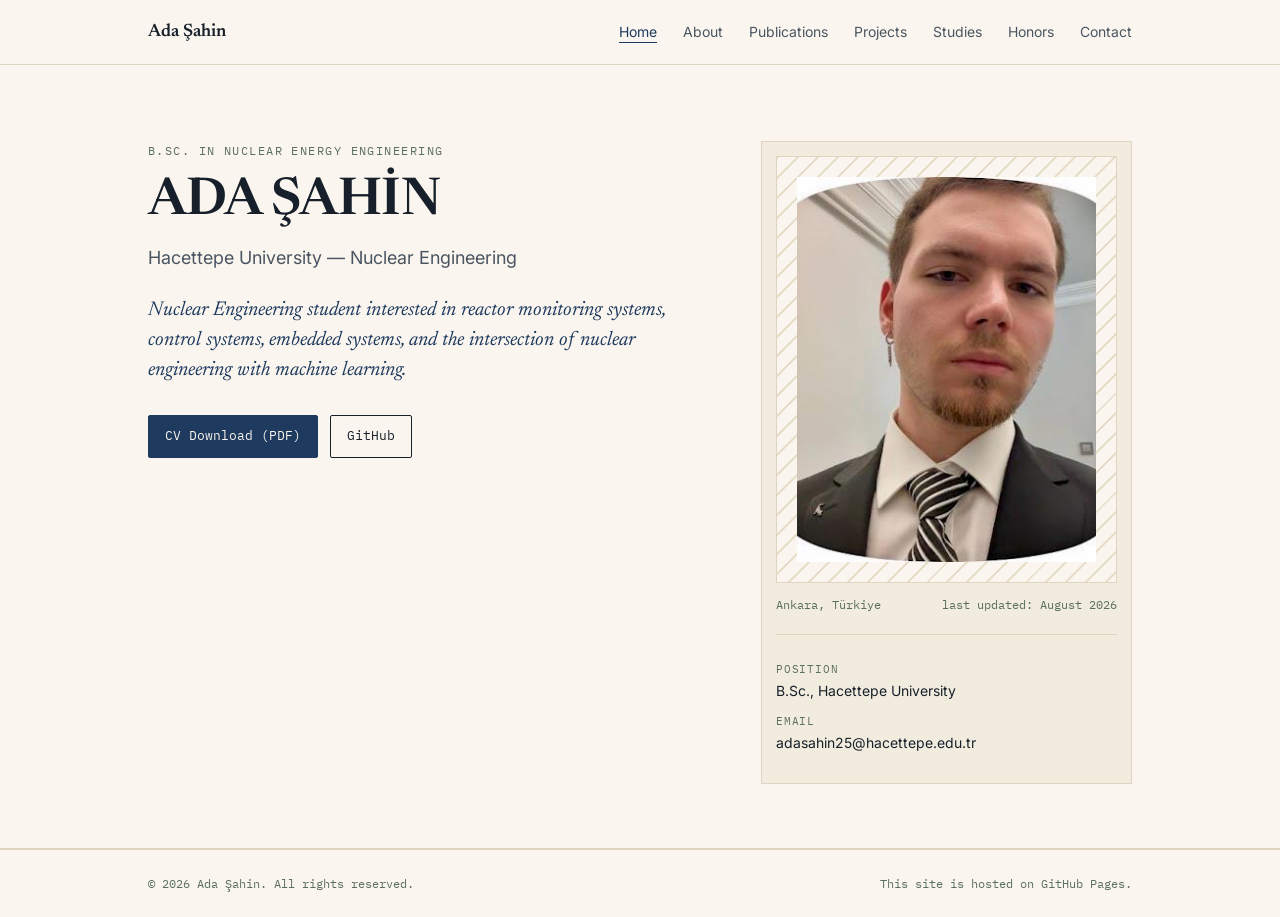
<file: index.html>
<!DOCTYPE html>
<html lang="en">
<head>
  <meta name="google-site-verification" content="AyhQHtd_i9tTJ1bmcdxQ9kDdhN9BGLds-uDPHKNTe5A" />
<meta charset="UTF-8">
<meta name="viewport" content="width=device-width, initial-scale=1.0">
<title>Ada Şahin — B.Sc. in Nuclear Energy Engineering / Hacettepe University</title>
<meta name="description" content="Ada Şahin — Nuclear Energy Engineering student, Hacettepe University.">
<link rel="preconnect" href="https://fonts.googleapis.com">
<link rel="preconnect" href="https://fonts.gstatic.com" crossorigin>
<link href="https://fonts.googleapis.com/css2?family=Newsreader:ital,opsz,wght@0,6..72,400;0,6..72,500;0,6..72,600;0,6..72,700;1,6..72,500&family=Inter:wght@400;500;600&family=IBM+Plex+Mono:wght@400;500&display=swap" rel="stylesheet">
<link rel="stylesheet" href="styles.css">
</head>
<body>

<header class="site">
  <div class="wrap nav-inner">
    <a href="index.html" class="nav-name">Ada Şahin</a>
    <button class="nav-toggle" id="navToggle" aria-expanded="false" aria-controls="navLinks">Menu</button>
    <ul class="nav-links" id="navLinks">
      <li><a href="index.html" class="active">Home</a></li>
      <li><a href="about.html">About</a></li>
      <li><a href="publications.html">Publications</a></li>
      <li><a href="projects.html">Projects</a></li>
      <li><a href="studies.html">Studies</a></li>
      <li><a href="honors.html">Honors</a></li>
      <li><a href="contact.html">Contact</a></li>
    </ul>
  </div>
</header>

<main>
  <section class="hero" style="padding-top:76px;">
    <div class="wrap hero-grid">
      <div>
        <div class="eyebrow hero-eyebrow">B.Sc. in Nuclear Energy Engineering</div>
        <h1>ADA ŞAHİN</h1>
        <p class="role">Hacettepe University — Nuclear Engineering</p>
        <p class="thesis">Nuclear Engineering student interested in reactor monitoring systems, control systems, embedded systems, and the intersection of nuclear engineering with machine learning.</p>
        <div class="cta-row">
          <a class="btn primary" href="ADA_ŞAHİN_CV (4).pdf" download>CV Download (PDF)</a>
          <a class="btn" href="https://github.com/Adasahin1912" target="_blank" rel="noopener">GitHub</a>
        </div>
      </div>

      <aside class="portrait-card">
        <div class="portrait-frame">
          <img src="ADAPICTURE.jpg" alt="Ada Şahin">
        </div>
        <div class="portrait-caption">
          <span>Ankara, Türkiye</span>
          <span>last updated: August 2026</span>
        </div>
        <dl class="quickfacts">
          <dt>Position</dt>
          <dd>B.Sc., Hacettepe University</dd>
          <dt>Email</dt>
          <dd>adasahin25@hacettepe.edu.tr</dd>
        </dl>
      </aside>
    </div>
  </section>
</main>

<footer class="site-footer">
  <div class="wrap footer-note">
    <span>© 2026 Ada Şahin. All rights reserved.</span>
    <span>This site is hosted on GitHub Pages.</span>
  </div>
</footer>

<script src="script.js"></script>
</body>
</html>
</file>
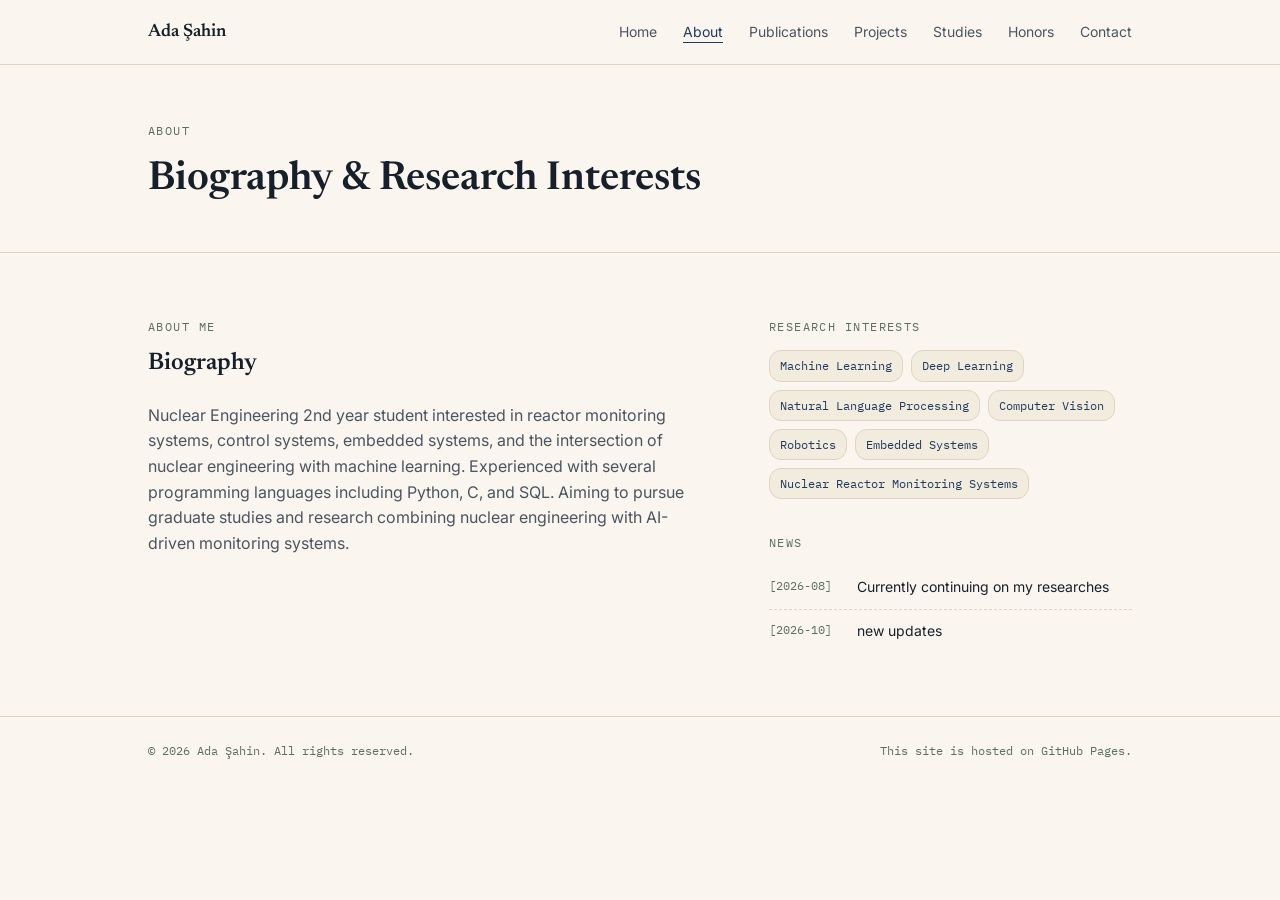
<file: about.html>
<!DOCTYPE html>
<html lang="en">
<head>
<meta charset="UTF-8">
<meta name="viewport" content="width=device-width, initial-scale=1.0">
<title>About — Ada Şahin</title>
<link rel="preconnect" href="https://fonts.googleapis.com">
<link rel="preconnect" href="https://fonts.gstatic.com" crossorigin>
<link href="https://fonts.googleapis.com/css2?family=Newsreader:ital,opsz,wght@0,6..72,400;0,6..72,500;0,6..72,600;0,6..72,700;1,6..72,500&family=Inter:wght@400;500;600&family=IBM+Plex+Mono:wght@400;500&display=swap" rel="stylesheet">
<link rel="stylesheet" href="styles.css">
</head>
<body>

<header class="site">
  <div class="wrap nav-inner">
    <a href="index.html" class="nav-name">Ada Şahin</a>
    <button class="nav-toggle" id="navToggle" aria-expanded="false" aria-controls="navLinks">Menu</button>
    <ul class="nav-links" id="navLinks">
      <li><a href="index.html">Home</a></li>
      <li><a href="about.html" class="active">About</a></li>
      <li><a href="publications.html">Publications</a></li>
      <li><a href="projects.html">Projects</a></li>
      <li><a href="studies.html">Studies</a></li>
      <li><a href="honors.html">Honors</a></li>
      <li><a href="contact.html">Contact</a></li>
    </ul>
  </div>
</header>

<main>
  <div class="page-hero">
    <div class="wrap">
      <div class="eyebrow">About</div>
      <h1>Biography &amp; Research Interests</h1>
    </div>
  </div>

  <section>
    <div class="wrap about-grid">
      <div class="reveal">
        <div class="eyebrow">About me</div>
        <h2 style="margin:8px 0 20px;">Biography</h2>
        <p>Nuclear Engineering 2nd year student interested in reactor monitoring systems, control systems, embedded systems, and the intersection of nuclear engineering with machine learning. Experienced with several programming languages including Python, C, and SQL. Aiming to pursue graduate studies and research combining nuclear engineering with AI-driven monitoring systems.</p>
      </div>

      <div class="reveal">
        <div class="eyebrow">Research Interests</div>
        <div class="tags" style="margin-top:14px; margin-bottom:34px;">
          <span class="tag">Machine Learning</span>
          <span class="tag">Deep Learning</span>
          <span class="tag">Natural Language Processing</span>
          <span class="tag">Computer Vision</span>
          <span class="tag">Robotics</span>
          <span class="tag">Embedded Systems</span>
          <span class="tag">Nuclear Reactor Monitoring Systems</span>
        </div>

        <div class="eyebrow">News</div>
        <ul class="news-list" style="margin-top:14px;">
          <li><span class="news-date">[2026-08]</span><span> Currently continuing on my researches </span></li>
          <li><span class="news-date">[2026-10]</span><span> new updates </span></li>
        </ul>
      </div>
    </div>
  </section>
</main>

<footer class="site-footer">
  <div class="wrap footer-note">
    <span>© 2026 Ada Şahin. All rights reserved.</span>
    <span>This site is hosted on GitHub Pages.</span>
  </div>
</footer>

<script src="script.js"></script>
</body>
</html>
</file>
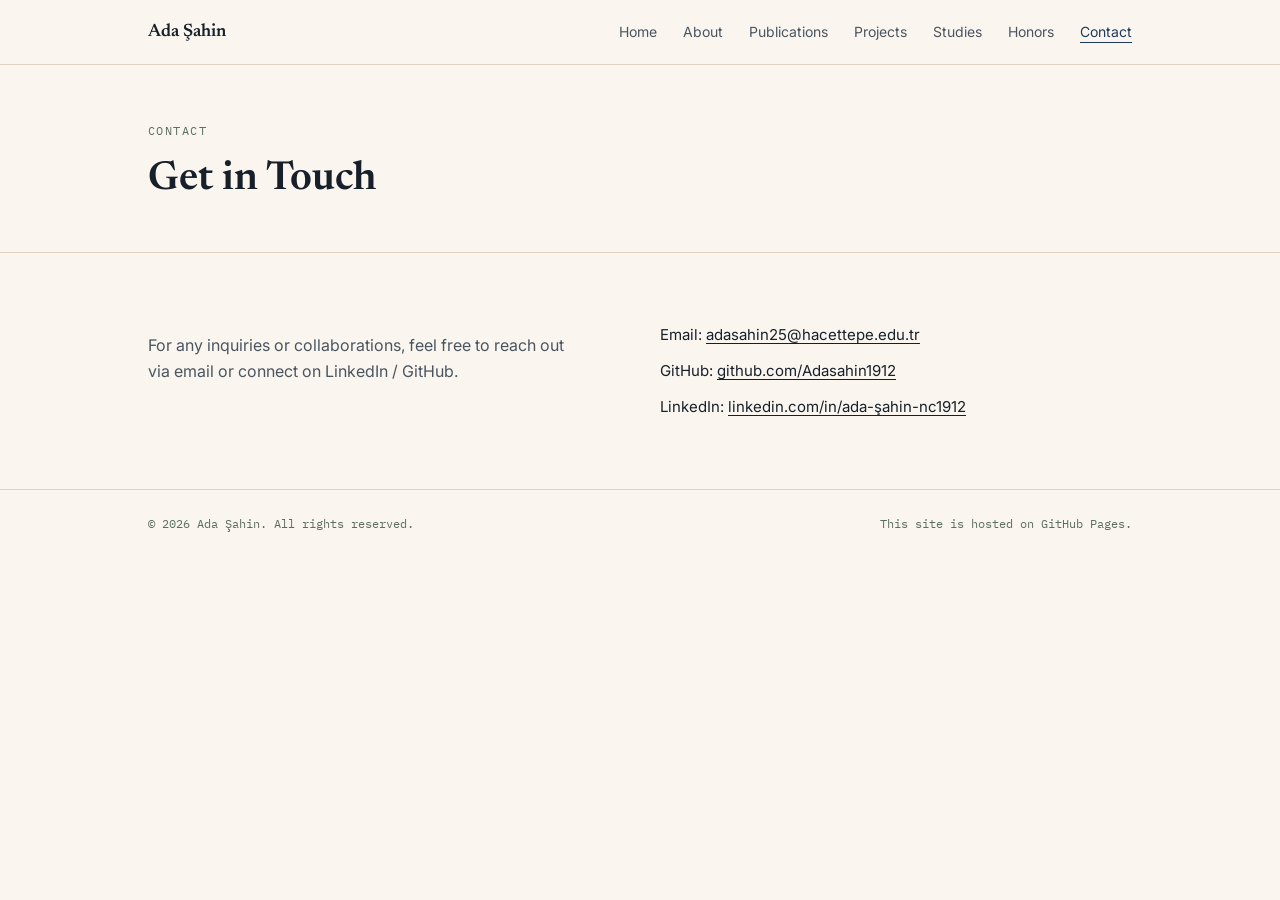
<file: contact.html>
<!DOCTYPE html>
<html lang="en">
<head>
<meta charset="UTF-8">
<meta name="viewport" content="width=device-width, initial-scale=1.0">
<title>Contact — Ada Şahin</title>
<link rel="preconnect" href="https://fonts.googleapis.com">
<link rel="preconnect" href="https://fonts.gstatic.com" crossorigin>
<link href="https://fonts.googleapis.com/css2?family=Newsreader:ital,opsz,wght@0,6..72,400;0,6..72,500;0,6..72,600;0,6..72,700;1,6..72,500&family=Inter:wght@400;500;600&family=IBM+Plex+Mono:wght@400;500&display=swap" rel="stylesheet">
<link rel="stylesheet" href="styles.css">
</head>
<body>

<header class="site">
  <div class="wrap nav-inner">
    <a href="index.html" class="nav-name">Ada Şahin</a>
    <button class="nav-toggle" id="navToggle" aria-expanded="false" aria-controls="navLinks">Menu</button>
    <ul class="nav-links" id="navLinks">
      <li><a href="index.html">Home</a></li>
      <li><a href="about.html">About</a></li>
      <li><a href="publications.html">Publications</a></li>
      <li><a href="projects.html">Projects</a></li>
      <li><a href="studies.html">Studies</a></li>
      <li><a href="honors.html">Honors</a></li>
      <li><a href="contact.html" class="active">Contact</a></li>
    </ul>
  </div>
</header>

<main>
  <div class="page-hero">
    <div class="wrap">
      <div class="eyebrow">Contact</div>
      <h1>Get in Touch</h1>
    </div>
  </div>

  <section>
    <div class="wrap contact-grid">
      <div>
        <p style="color:var(--ink-soft); max-width:44ch;">For any inquiries or collaborations, feel free to reach out via email or connect on LinkedIn / GitHub.</p>
      </div>
      <div>
        <ul class="contact-list">
          <li>Email: <a href="mailto:adasahin25@hacettepe.edu.tr">adasahin25@hacettepe.edu.tr</a></li>
          <li>GitHub: <a href="https://github.com/Adasahin1912" target="_blank" rel="noopener">github.com/Adasahin1912</a></li>
          <li>LinkedIn: <a href="https://www.linkedin.com/in/ada-şahin-nc1912" target="_blank" rel="noopener">linkedin.com/in/ada-şahin-nc1912</a></li>
        </ul>
      </div>
    </div>
  </section>
</main>

<footer class="site-footer">
  <div class="wrap footer-note">
    <span>© 2026 Ada Şahin. All rights reserved.</span>
    <span>This site is hosted on GitHub Pages.</span>
  </div>
</footer>

<script src="script.js"></script>
</body>
</html>
</file>
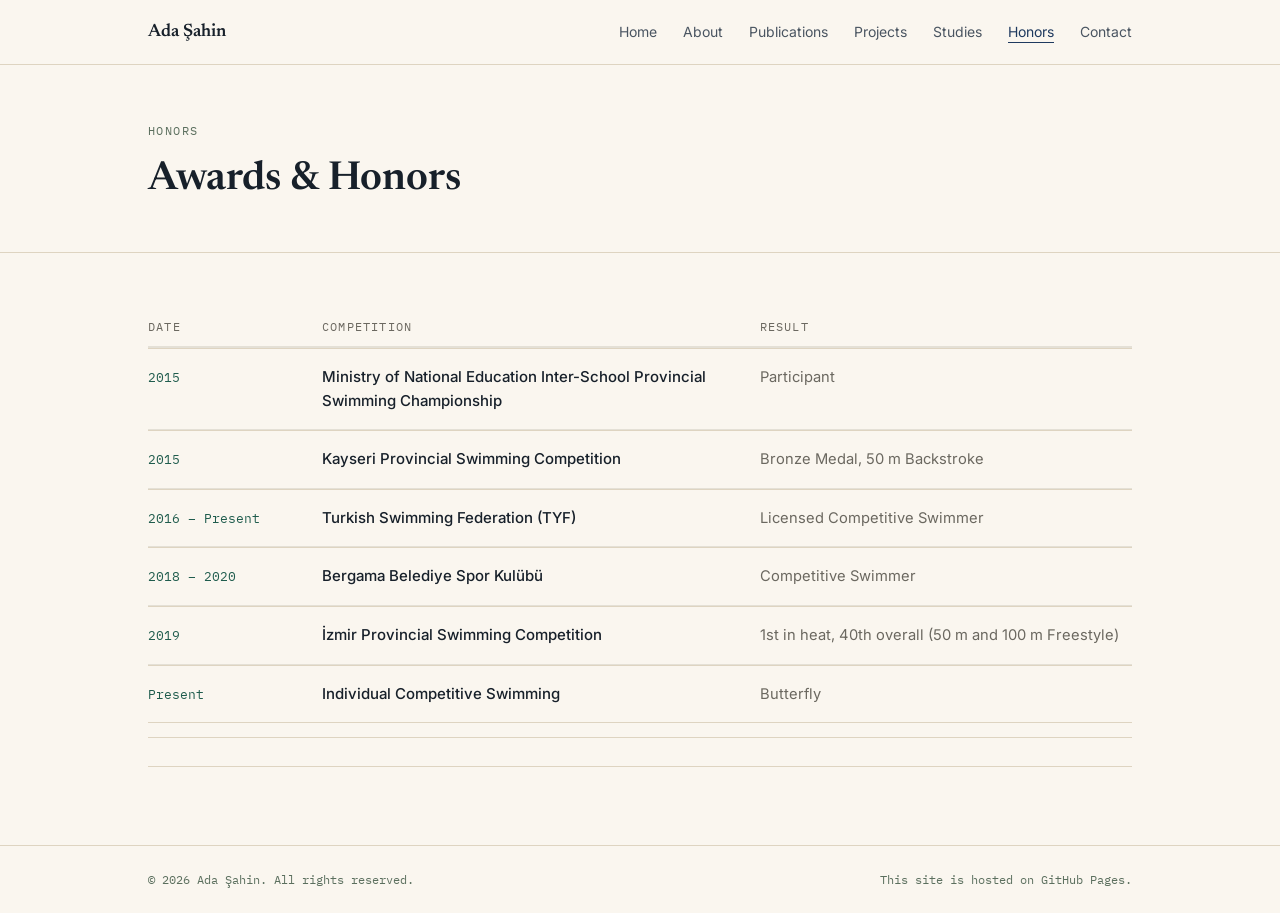
<file: honors.html>
<!DOCTYPE html>
<html lang="en">
<head>
<meta charset="UTF-8">
<meta name="viewport" content="width=device-width, initial-scale=1.0">
<title>Honors — Ada Şahin</title>
<link rel="preconnect" href="https://fonts.googleapis.com">
<link rel="preconnect" href="https://fonts.gstatic.com" crossorigin>
<link href="https://fonts.googleapis.com/css2?family=Newsreader:ital,opsz,wght@0,6..72,400;0,6..72,500;0,6..72,600;0,6..72,700;1,6..72,500&family=Inter:wght@400;500;600&family=IBM+Plex+Mono:wght@400;500&display=swap" rel="stylesheet">
<link rel="stylesheet" href="styles.css">
<style>
  /* Honors table layout: date | competition | result (this page only) */
  .h-head,
  ul.honors li {
    display: grid;
    grid-template-columns: 150px minmax(0, 1fr) minmax(0, 0.9fr);
    column-gap: 24px;
    align-items: baseline;
  }

  .h-head {
    padding: 0 0 10px;
    border-bottom: 2px solid var(--line, #e4e0d6);
    font-family: "IBM Plex Mono", ui-monospace, monospace;
    font-size: 0.75rem;
    letter-spacing: 0.1em;
    text-transform: uppercase;
    color: var(--muted, #6b6860);
  }

  ul.honors {
    list-style: none;
    margin: 0;
    padding: 0;
  }

  ul.honors li {
    padding: 16px 0;
    border-bottom: 1px solid var(--line, #e4e0d6);
  }

  ul.honors .h-date {
    font-family: "IBM Plex Mono", ui-monospace, monospace;
    font-size: 0.82rem;
    color: var(--accent, #1f5c4d);
    white-space: nowrap;
  }

  ul.honors .h-name {
    font-weight: 500;
    overflow-wrap: anywhere;
  }

  ul.honors .h-result {
    color: var(--muted, #6b6860);
    font-size: 0.92rem;
    overflow-wrap: anywhere;
  }

  @media (max-width: 720px) {
    .h-head { display: none; }
    ul.honors li {
      grid-template-columns: 1fr;
      row-gap: 2px;
    }
  }
</style>
</head>
<body>

<header class="site">
  <div class="wrap nav-inner">
    <a href="index.html" class="nav-name">Ada Şahin</a>
    <button class="nav-toggle" id="navToggle" aria-expanded="false" aria-controls="navLinks">Menu</button>
    <ul class="nav-links" id="navLinks">
      <li><a href="index.html">Home</a></li>
      <li><a href="about.html">About</a></li>
      <li><a href="publications.html">Publications</a></li>
      <li><a href="projects.html">Projects</a></li>
      <li><a href="studies.html">Studies</a></li>
      <li><a href="honors.html" class="active">Honors</a></li>
      <li><a href="contact.html">Contact</a></li>
    </ul>
  </div>
</header>

<main>
  <div class="page-hero">
    <div class="wrap">
      <div class="eyebrow">Honors</div>
      <h1>Awards &amp; Honors</h1>
    </div>
  </div>

  <section>
    <div class="wrap">
      <div class="h-head" aria-hidden="true">
        <span>Date</span>
        <span>Competition</span>
        <span>Result</span>
      </div>
      <ul class="honors reveal">
        <li>
          <span class="h-date">2015</span>
          <span class="h-name">Ministry of National Education Inter-School Provincial Swimming Championship </span>
          <span class="h-result">Participant</span>
        </li>
        <li>
          <span class="h-date">2015</span>
          <span class="h-name">Kayseri Provincial Swimming Competition </span>
          <span class="h-result">Bronze Medal, 50 m Backstroke</span>
        </li>
        <li>
          <span class="h-date">2016 – Present</span>
          <span class="h-name">Turkish Swimming Federation (TYF)</span>
          <span class="h-result">Licensed Competitive Swimmer</span>
        </li>
        <li>
          <span class="h-date">2018 – 2020</span>
          <span class="h-name">Bergama Belediye Spor Kulübü</span>
          <span class="h-result">Competitive Swimmer</span>
        </li>
        <li>
          <span class="h-date">2019</span>
          <span class="h-name">İzmir Provincial Swimming Competition</span>
          <span class="h-result">1st in heat, 40th overall (50 m and 100 m Freestyle)</span>
        </li>
        <li>
          <span class="h-date">Present</span>
          <span class="h-name">Individual Competitive Swimming</span>
          <span class="h-result">Butterfly</span>
        </li>
      </ul>
      <p class="empty-note"></p>
    </div>
  </section>
</main>

<footer class="site-footer">
  <div class="wrap footer-note">
    <span>© 2026 Ada Şahin. All rights reserved.</span>
    <span>This site is hosted on GitHub Pages.</span>
  </div>
</footer>

<script src="script.js"></script>
</body>
</html>
</file>
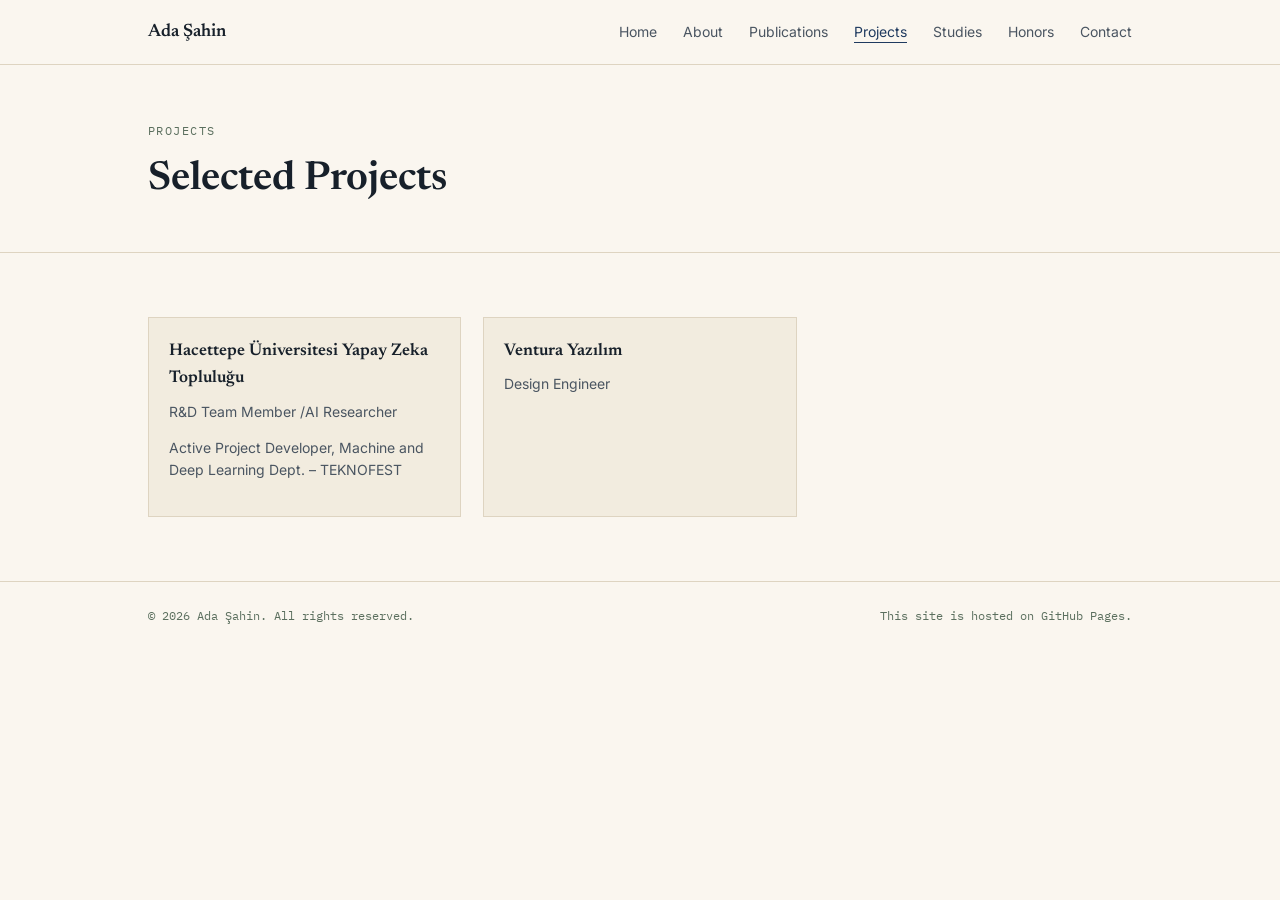
<file: projects.html>
<!DOCTYPE html>
<html lang="en">
<head>
<meta charset="UTF-8">
<meta name="viewport" content="width=device-width, initial-scale=1.0">
<title>Projects — Ada Şahin</title>
<link rel="preconnect" href="https://fonts.googleapis.com">
<link rel="preconnect" href="https://fonts.gstatic.com" crossorigin>
<link href="https://fonts.googleapis.com/css2?family=Newsreader:ital,opsz,wght@0,6..72,400;0,6..72,500;0,6..72,600;0,6..72,700;1,6..72,500&family=Inter:wght@400;500;600&family=IBM+Plex+Mono:wght@400;500&display=swap" rel="stylesheet">
<link rel="stylesheet" href="styles.css">
</head>
<body>

<header class="site">
  <div class="wrap nav-inner">
    <a href="index.html" class="nav-name">Ada Şahin</a>
    <button class="nav-toggle" id="navToggle" aria-expanded="false" aria-controls="navLinks">Menu</button>
    <ul class="nav-links" id="navLinks">
      <li><a href="index.html">Home</a></li>
      <li><a href="about.html">About</a></li>
      <li><a href="publications.html">Publications</a></li>
      <li><a href="projects.html" class="active">Projects</a></li>
      <li><a href="studies.html">Studies</a></li>
      <li><a href="honors.html">Honors</a></li>
      <li><a href="contact.html">Contact</a></li>
    </ul>
  </div>
</header>

<main>
  <div class="page-hero">
    <div class="wrap">
      <div class="eyebrow">Projects</div>
      <h1>Selected Projects</h1>
    </div>
  </div>

  <section>
    <div class="wrap">
      <div class="project-grid">
        <div class="project-card reveal">
          <h3>Hacettepe Üniversitesi Yapay Zeka Topluluğu </h3>
          <p>R&D Team Member /AI Researcher</p>
          <p>Active Project Developer, Machine and Deep Learning Dept. – TEKNOFEST </p>
          <div class="project-links">
          </div>
        </div>
        <div class="project-card reveal">
          <h3>Ventura Yazılım</h3>
          <p>Design Engineer</p>
          <div class="project-links">
          </div>
          </div>
        </div>
      </div>
    </div>
  </section>
</main>

<footer class="site-footer">
  <div class="wrap footer-note">
    <span>© 2026 Ada Şahin. All rights reserved.</span>
    <span>This site is hosted on GitHub Pages.</span>
  </div>
</footer>

<script src="script.js"></script>
</body>
</html>
</file>
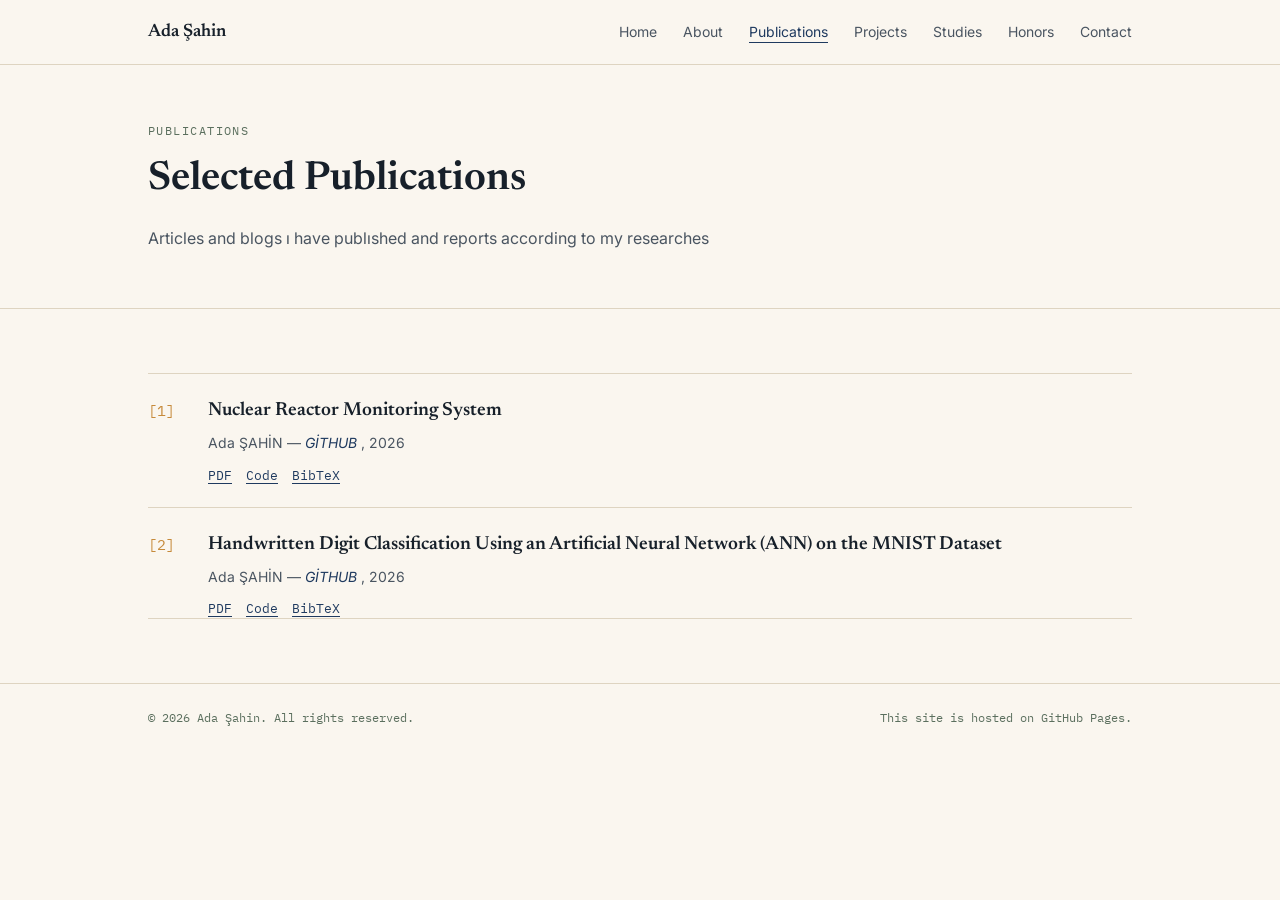
<file: publications.html>
<!DOCTYPE html>
<html lang="en">
<head>
<meta charset="UTF-8">
<meta name="viewport" content="width=device-width, initial-scale=1.0">
<title>Publications — Ada Şahin</title>
<link rel="preconnect" href="https://fonts.googleapis.com">
<link rel="preconnect" href="https://fonts.gstatic.com" crossorigin>
<link href="https://fonts.googleapis.com/css2?family=Newsreader:ital,opsz,wght@0,6..72,400;0,6..72,500;0,6..72,600;0,6..72,700;1,6..72,500&family=Inter:wght@400;500;600&family=IBM+Plex+Mono:wght@400;500&display=swap" rel="stylesheet">
<link rel="stylesheet" href="styles.css">
</head>
<body>

<header class="site">
  <div class="wrap nav-inner">
    <a href="index.html" class="nav-name">Ada Şahin</a>
    <button class="nav-toggle" id="navToggle" aria-expanded="false" aria-controls="navLinks">Menu</button>
    <ul class="nav-links" id="navLinks">
      <li><a href="index.html">Home</a></li>
      <li><a href="about.html">About</a></li>
      <li><a href="publications.html" class="active">Publications</a></li>
      <li><a href="projects.html">Projects</a></li>
      <li><a href="studies.html">Studies</a></li>
      <li><a href="honors.html">Honors</a></li>
      <li><a href="contact.html">Contact</a></li>
    </ul>
  </div>
</header>

<main>
  <div class="page-hero">
    <div class="wrap">
      <div class="eyebrow">Publications</div>
      <h1>Selected Publications</h1>
      <p>Articles and blogs ı have publıshed and reports according to my researches</p>
    </div>
  </div>

  <section>
    <div class="wrap">
      <article class="pub reveal">
        <div class="pub-row">
          <div class="pub-index">[1]</div>
          <div>
            <h3 class="pub-title">Nuclear Reactor Monitoring System</h3>
            <div class="pub-meta"> Ada ŞAHİN <strong></strong> — <span class="pub-venue"> GİTHUB </span>, 2026 </div>
            <div class="pub-links">
              <a href="#">PDF</a>
              <a href="#">Code</a>
              <button type="button" onclick="toggleBib(this)">BibTeX</button>
            </div>
            <div class="bibtex">
              <button class="copy" type="button" onclick="copyBib(this)">Copy</button>
              <span class="bib-text">@inproceedings{sahin2026baslik,
  title     = {[Makale Başlığı]},
  author    = {Şahin, Ada},
  booktitle = {[Konferans Adı]},
  year      = {2026} 
}</span>
            </div>
          </div>
        </div>
      </article>
            <article class="pub reveal">
        <div class="pub-row">
          <div class="pub-index">[2]</div>
          <div>
            <h3 class="pub-title">Handwritten Digit Classification Using an Artificial Neural
Network (ANN) on the MNIST Dataset</h3>
            <div class="pub-meta"> Ada ŞAHİN <strong></strong> — <span class="pub-venue"> GİTHUB </span>, 2026 </div>
            <div class="pub-links">
              <a href="ARTİCLEŞAHİN.pdf" target="_blank" rel="noopener">PDF</a>
              <a href="https://github.com/Adasahin1912/ann/blob/main/ann.py" target="_blank" rel="noopener">Code</a>
              <button type="button" onclick="toggleBib(this)">BibTeX</button>
            </div>
            <div class="bibtex">
              <button class="copy" type="button" onclick="copyBib(this)">Copy</button>
              <span class="bib-text">@inproceedings{sahin2026-1},
  title     = {[Handwritten Digit Classification Using an Artificial Neural
Network (ANN) on the MNIST Dataset]},
  author    = {Şahin, Ada},
  booktitle = {[MyResearches]},
  year      = {2026} </span>
            </div>
          </div>
        </div>
      </article>
    </div>
  </section>
</main>

<footer class="site-footer">
  <div class="wrap footer-note">
    <span>© 2026 Ada Şahin. All rights reserved.</span>
    <span>This site is hosted on GitHub Pages.</span>
  </div>
</footer>

<script src="script.js"></script>
</body>
</html>
</file>
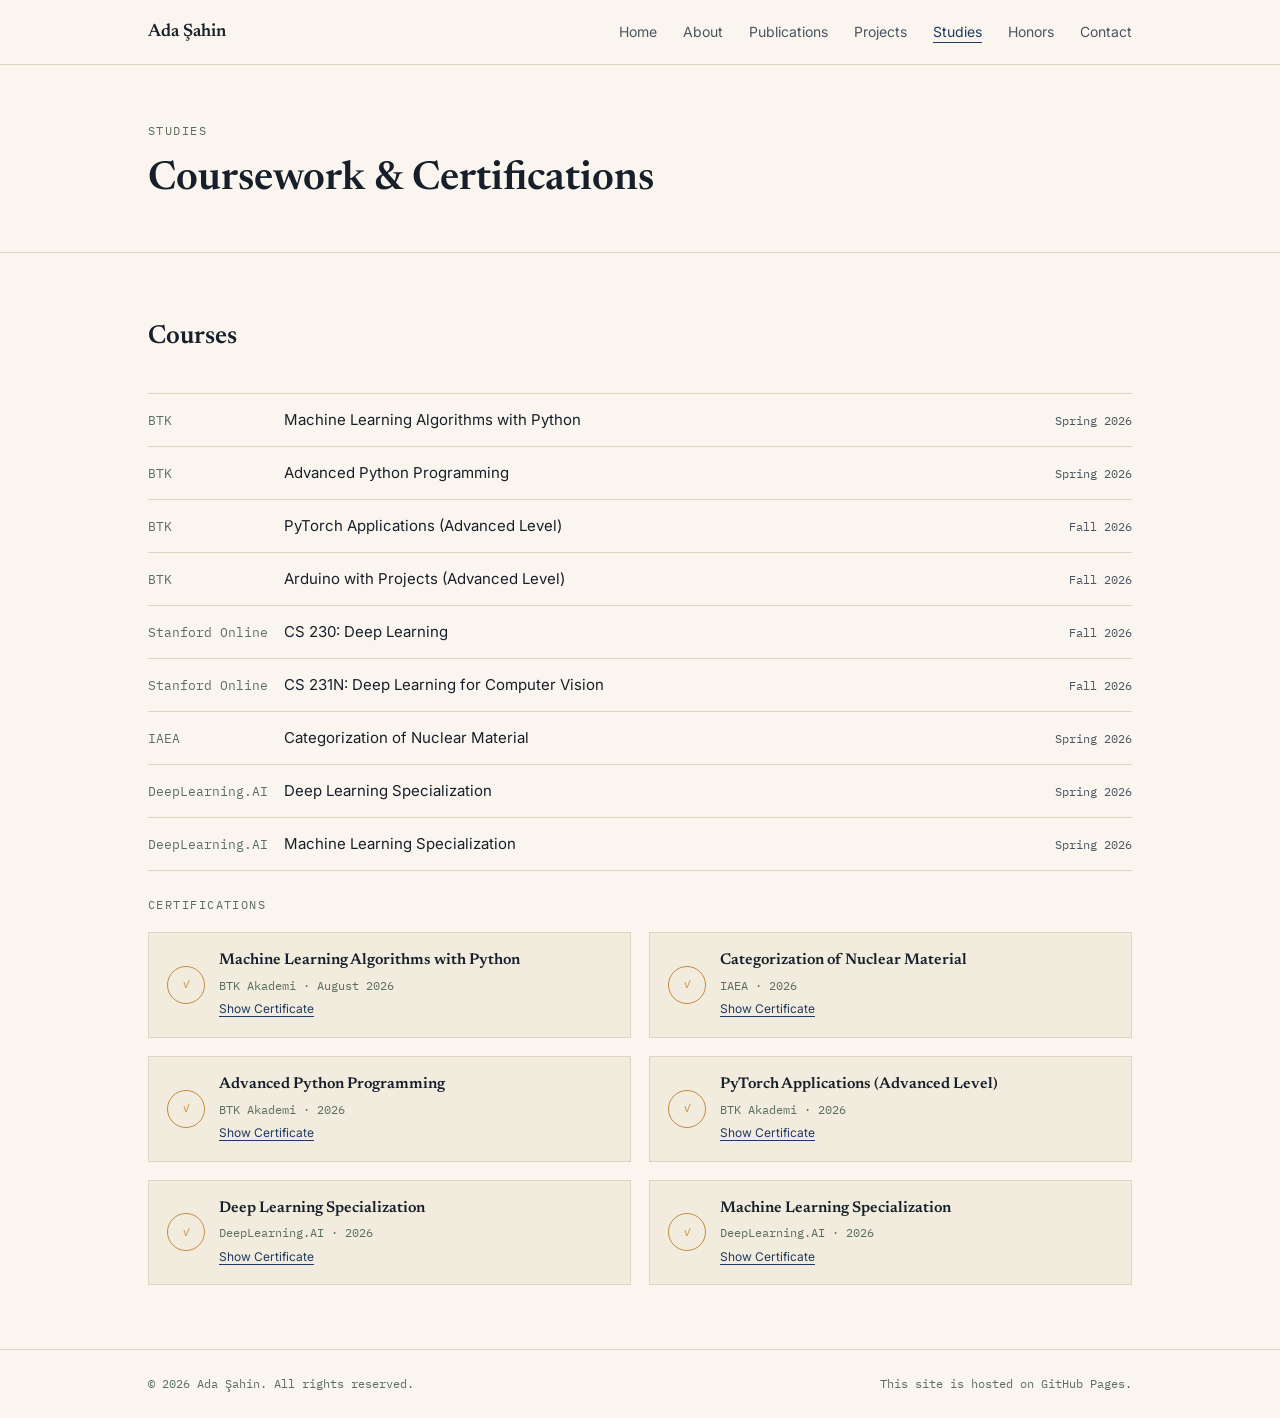
<file: studies.html>
<!DOCTYPE html>
<html lang="en">
<head>
<meta charset="UTF-8">
<meta name="viewport" content="width=device-width, initial-scale=1.0">
<title>Studies — Ada Şahin</title>
<link rel="preconnect" href="https://fonts.googleapis.com">
<link rel="preconnect" href="https://fonts.gstatic.com" crossorigin>
<link href="https://fonts.googleapis.com/css2?family=Newsreader:ital,opsz,wght@0,6..72,400;0,6..72,500;0,6..72,600;0,6..72,700;1,6..72,500&family=Inter:wght@400;500;600&family=IBM+Plex+Mono:wght@400;500&display=swap" rel="stylesheet">
<link rel="stylesheet" href="styles.css">
</head>
<body>

<header class="site">
  <div class="wrap nav-inner">
    <a href="index.html" class="nav-name">Ada Şahin</a>
    <button class="nav-toggle" id="navToggle" aria-expanded="false" aria-controls="navLinks">Menu</button>
    <ul class="nav-links" id="navLinks">
      <li><a href="index.html">Home</a></li>
      <li><a href="about.html">About</a></li>
      <li><a href="publications.html">Publications</a></li>
      <li><a href="projects.html">Projects</a></li>
      <li><a href="studies.html" class="active">Studies</a></li>
      <li><a href="honors.html">Honors</a></li>
      <li><a href="contact.html">Contact</a></li>
    </ul>
  </div>
</header>

<main>
  <div class="page-hero">
    <div class="wrap">
      <div class="eyebrow">Studies</div>
      <h1>Coursework &amp; Certifications</h1>
    </div>
  </div>
  <section style="padding-bottom:24px;">
    <div class="wrap">
      <div class="section-head reveal">
        <h2>Courses</h2>
      </div>
      <div class="reveal">
        <div class="course">
          <span class="course-code">BTK</span>
          <span>Machine Learning Algorithms with Python</span>
          <span class="course-term">Spring 2026</span>
        </div>
        <div class="course">
          <span class="course-code">BTK</span>
          <span>Advanced Python Programming</span>
          <span class="course-term">Spring 2026</span>
        </div>
        <div class="course">
          <span class="course-code">BTK</span>
          <span>PyTorch Applications (Advanced Level)</span>
          <span class="course-term"> Fall 2026</span>
        </div>
        <div class="course">
          <span class="course-code">BTK</span>
          <span>Arduino with Projects (Advanced Level)</span>
          <span class="course-term">Fall 2026</span>
        </div>
        <div class="course">
          <span class="course-code">Stanford Online</span>
          <span>CS 230: Deep Learning</span>
          <span class="course-term">Fall 2026</span>
        </div>
        <div class="course">
          <span class="course-code">Stanford Online</span>
          <span>CS 231N: Deep Learning for Computer Vision</span>
          <span class="course-term">Fall 2026</span>
        </div>
        <div class="course">
          <span class="course-code">IAEA</span>
          <span>Categorization of Nuclear Material</span>
          <span class="course-term">Spring 2026</span>
        </div>
        <div class="course">
          <span class="course-code">DeepLearning.AI</span>
          <span>Deep Learning Specialization</span>
          <span class="course-term">Spring 2026</span>
        </div>
        <div class="course">
          <span class="course-code">DeepLearning.AI</span>
          <span>Machine Learning Specialization</span>
          <span class="course-term">Spring 2026</span>
        </div>
      </div>
    </div>
  </section>
  <section style="padding-top:0;">
    <div class="wrap">
      <div class="eyebrow">Certifications</div>
      <div class="cert-grid">
        <div class="cert-card">
          <div class="cert-badge">✓</div>
          <div>
            <h4>Machine Learning Algorithms with Python</h4>
            <div class="cert-meta">BTK Akademi · August 2026</div>
            <a href="PythonSertifika.pdf" target="_blank" rel="noopener">Show Certificate</a>
          </div>
        </div>
        <div class="cert-card">
          <div class="cert-badge">✓</div>
          <div>
            <h4>Categorization of Nuclear Material</h4>
            <div class="cert-meta">IAEA · 2026</div>
            <a href="IAEA.pdf" target="_blank" rel="noopener">Show Certificate</a>
          </div>
        </div>
        <div class="cert-card">
          <div class="cert-badge">✓</div>
          <div>
            <h4>Advanced Python Programming</h4>
            <div class="cert-meta">BTK Akademi · 2026</div>
            <a href="AdvancedPython.pdf" target="_blank" rel="noopener">Show Certificate</a>
          </div>
        </div>
        <div class="cert-card">
          <div class="cert-badge">✓</div>
          <div>
            <h4>PyTorch Applications (Advanced Level)</h4>
            <div class="cert-meta">BTK Akademi · 2026</div>
            <a href="PyTorch.pdf" target="_blank" rel="noopener">Show Certificate</a>
          </div>
        </div>
        <div class="cert-card">
          <div class="cert-badge">✓</div>
          <div>
            <h4>Deep Learning Specialization</h4>
            <div class="cert-meta">DeepLearning.AI · 2026</div>
            <a href="DeepLearningSpecialization.pdf" target="_blank" rel="noopener">Show Certificate</a>
          </div>
        </div>
        <div class="cert-card">
          <div class="cert-badge">✓</div>
          <div>
            <h4>Machine Learning Specialization</h4>
            <div class="cert-meta">DeepLearning.AI · 2026</div>
            <a href="MachineLearningSpecialization.pdf" target="_blank" rel="noopener">Show Certificate</a>
          </div>
        </div>
      </div>
    </div>
  </section>
</main>

<footer class="site-footer">
  <div class="wrap footer-note">
    <span>© 2026 Ada Şahin. All rights reserved.</span>
    <span>This site is hosted on GitHub Pages.</span>
  </div>
</footer>

<script src="script.js"></script>
</body>
</html>
</file>
<file: styles.css>
:root{
  --paper:#FAF6EF;
  --paper-dim:#F2ECDF;
  --ink:#17202A;
  --ink-soft:#4A5561;
  --navy:#1F3A5F;
  --amber:#C68A3B;
  --sage:#5B6F5E;
  --rule:#DED4C1;
  --max:1040px;
  --radius:2px;
}

*{box-sizing:border-box;}
html{scroll-behavior:smooth;}

@media (prefers-reduced-motion: reduce){
  html{scroll-behavior:auto;}
  *{animation-duration:0.001ms !important; animation-iteration-count:1 !important; transition-duration:0.001ms !important;}
}

body{
  margin:0;
  background:var(--paper);
  color:var(--ink);
  font-family:'Inter',system-ui,sans-serif;
  font-size:16px;
  line-height:1.6;
  -webkit-font-smoothing:antialiased;
}

a{color:inherit;}
img{max-width:100%; display:block;}

.wrap{
  max-width:var(--max);
  margin:0 auto;
  padding:0 28px;
}

h1,h2,h3{
  font-family:'Newsreader', serif;
  font-weight:600;
  margin:0;
  color:var(--ink);
}

.eyebrow{
  font-family:'IBM Plex Mono', monospace;
  font-size:12px;
  letter-spacing:0.12em;
  text-transform:uppercase;
  color:var(--sage);
}

/* ---------- Header / Nav ---------- */
header.site{
  position:sticky;
  top:0;
  z-index:50;
  background:rgba(250,246,239,0.92);
  backdrop-filter:blur(6px);
  border-bottom:1px solid var(--rule);
}
.nav-inner{
  display:flex;
  align-items:center;
  justify-content:space-between;
  height:64px;
}
.nav-name{
  font-family:'Newsreader', serif;
  font-weight:600;
  font-size:18px;
  text-decoration:none;
}
.nav-links{
  display:flex;
  gap:26px;
  list-style:none;
  margin:0; padding:0;
  font-size:14px;
}
.nav-links a{
  text-decoration:none;
  color:var(--ink-soft);
  border-bottom:1px solid transparent;
  padding-bottom:2px;
  transition:color .15s ease, border-color .15s ease;
}
.nav-links a:hover, .nav-links a:focus-visible{
  color:var(--navy);
  border-color:var(--amber);
}
.nav-links a.active{
  color:var(--navy);
  border-color:var(--navy);
}
.nav-toggle{
  display:none;
  background:none;
  border:1px solid var(--rule);
  border-radius:var(--radius);
  padding:6px 10px;
  font-family:'IBM Plex Mono', monospace;
  font-size:13px;
  cursor:pointer;
}

@media (max-width:760px){
  .nav-links{
    position:absolute;
    top:64px; left:0; right:0;
    background:var(--paper);
    border-bottom:1px solid var(--rule);
    flex-direction:column;
    gap:0;
    display:none;
    padding:8px 28px 18px;
  }
  .nav-links.open{display:flex;}
  .nav-links a{
    padding:12px 0;
    border-bottom:1px solid var(--rule);
  }
  .nav-toggle{display:inline-block;}
}

/* ---------- Hero (home page) ---------- */
.hero{
  padding:76px 0 64px;
  border-bottom:1px solid var(--rule);
}
.hero-grid{
  display:grid;
  grid-template-columns:1.35fr 0.9fr;
  gap:56px;
  align-items:start;
}
.hero-eyebrow{margin-bottom:14px;}
.hero h1{
  font-size:clamp(34px, 5vw, 52px);
  line-height:1.08;
  letter-spacing:-0.01em;
}
.hero .role{
  margin-top:14px;
  font-size:18px;
  color:var(--ink-soft);
  max-width:46ch;
}
.hero .thesis{
  margin-top:22px;
  font-family:'Newsreader', serif;
  font-style:italic;
  font-size:20px;
  color:var(--navy);
  max-width:48ch;
  line-height:1.5;
}
.cta-row{
  margin-top:30px;
  display:flex;
  flex-wrap:wrap;
  gap:12px;
}
.btn{
  font-family:'IBM Plex Mono', monospace;
  font-size:13px;
  text-decoration:none;
  padding:10px 16px;
  border-radius:var(--radius);
  border:1px solid var(--ink);
  color:var(--ink);
  transition:background .15s ease, color .15s ease;
  display:inline-flex;
  align-items:center;
  gap:6px;
  cursor:pointer;
}
.btn:hover, .btn:focus-visible{background:var(--ink); color:var(--paper);}
.btn.primary{background:var(--navy); border-color:var(--navy); color:var(--paper);}
.btn.primary:hover{background:var(--ink); border-color:var(--ink);}

.portrait-card{
  border:1px solid var(--rule);
  background:var(--paper-dim);
  padding:14px;
}
.portrait-frame{
  aspect-ratio:4/5;
  background:
    repeating-linear-gradient(135deg, #E7DEC9 0 2px, transparent 2px 14px),
    var(--paper);
  border:1px solid var(--rule);
  display:flex;
  align-items:center;
  justify-content:center;
  color:var(--ink-soft);
  font-family:'IBM Plex Mono', monospace;
  font-size:13px;
  text-align:center;
  padding:20px;
  overflow:hidden;
}
.portrait-frame img{width:100%; height:100%; object-fit:cover;}
.portrait-caption{
  margin-top:12px;
  font-family:'IBM Plex Mono', monospace;
  font-size:12px;
  color:var(--sage);
  display:flex;
  justify-content:space-between;
}

.quickfacts{
  margin-top:20px;
  border-top:1px solid var(--rule);
  padding-top:16px;
  font-size:14px;
}
.quickfacts dt{
  font-family:'IBM Plex Mono', monospace;
  font-size:11px;
  text-transform:uppercase;
  letter-spacing:.08em;
  color:var(--sage);
  margin-top:10px;
}
.quickfacts dd{margin:2px 0 0;}

/* ---------- Page header (subpages) ---------- */
.page-hero{
  padding:56px 0 40px;
  border-bottom:1px solid var(--rule);
}
.page-hero h1{
  font-size:clamp(28px, 4vw, 40px);
  margin-top:8px;
}
.page-hero p{
  margin-top:14px;
  color:var(--ink-soft);
  max-width:60ch;
  font-size:16px;
}

/* ---------- Section shell ---------- */
section{
  padding:64px 0;
}
.section-head{
  display:flex;
  align-items:baseline;
  justify-content:space-between;
  gap:20px;
  margin-bottom:34px;
  flex-wrap:wrap;
}
.section-head h2{font-size:26px;}

/* fade-in on scroll */
.reveal{
  opacity:0;
  transform:translateY(14px);
  transition:opacity .5s ease, transform .5s ease;
}
.reveal.in{opacity:1; transform:none;}

/* ---------- About ---------- */
.about-grid{
  display:grid;
  grid-template-columns:1.4fr 0.9fr;
  gap:56px;
}
.about-grid p{margin:0 0 16px; color:var(--ink-soft);}
.tags{
  display:flex; flex-wrap:wrap; gap:8px;
  margin-top:6px;
}
.tag{
  font-family:'IBM Plex Mono', monospace;
  font-size:12px;
  padding:5px 10px;
  border:1px solid var(--rule);
  border-radius:12px;
  color:var(--navy);
  background:var(--paper-dim);
}

.news-list{list-style:none; margin:0; padding:0;}
.news-list li{
  display:grid;
  grid-template-columns:74px 1fr;
  gap:14px;
  padding:10px 0;
  border-bottom:1px dashed var(--rule);
  font-size:14px;
}
.news-list li:last-child{border-bottom:none;}
.news-date{
  font-family:'IBM Plex Mono', monospace;
  font-size:12px;
  color:var(--sage);
}

/* ---------- Publications (signature) ---------- */
.pub{
  border-top:1px solid var(--rule);
  padding:22px 0;
}
.pub:last-child{padding-bottom:0; border-bottom:1px solid var(--rule);}
.pub-row{
  display:grid;
  grid-template-columns:44px 1fr;
  gap:16px;
}
.pub-index{
  font-family:'IBM Plex Mono', monospace;
  color:var(--amber);
  font-size:15px;
  padding-top:3px;
}
.pub-title{
  font-family:'Newsreader', serif;
  font-weight:600;
  font-size:19px;
  margin:0 0 6px;
}
.pub-meta{
  font-size:14px;
  color:var(--ink-soft);
  margin-bottom:10px;
}
.pub-venue{color:var(--navy); font-style:italic;}
.pub-links{
  display:flex;
  gap:14px;
  flex-wrap:wrap;
  font-family:'IBM Plex Mono', monospace;
  font-size:12.5px;
}
.pub-links button, .pub-links a{
  background:none;
  border:none;
  cursor:pointer;
  color:var(--navy);
  text-decoration:underline;
  text-underline-offset:3px;
  font-family:inherit;
  font-size:inherit;
  padding:0;
}
.pub-links button:hover, .pub-links a:hover{color:var(--amber);}

.bibtex{
  display:none;
  margin-top:14px;
  background:var(--ink);
  color:#E9E2D0;
  font-family:'IBM Plex Mono', monospace;
  font-size:12.5px;
  line-height:1.7;
  padding:16px 18px;
  border-radius:var(--radius);
  white-space:pre-wrap;
  position:relative;
}
.bibtex.open{display:block;}
.bibtex .copy{
  position:absolute;
  top:10px; right:12px;
  background:none;
  border:1px solid #55605A;
  color:#E9E2D0;
  text-decoration:none;
  font-size:11px;
  padding:4px 8px;
  border-radius:var(--radius);
}
.bibtex .copy:hover{border-color:var(--amber); color:var(--amber);}

/* ---------- Projects ---------- */
.project-grid{
  display:grid;
  grid-template-columns:repeat(3, 1fr);
  gap:22px;
}
.project-card{
  border:1px solid var(--rule);
  background:var(--paper-dim);
  padding:20px;
  transition:transform .18s ease, box-shadow .18s ease;
}
.project-card:hover{
  transform:translateY(-4px);
  box-shadow:0 10px 24px rgba(23,32,42,0.08);
}
.project-card h3{font-size:17px; margin-bottom:8px;}
.project-card p{
  font-size:14px;
  color:var(--ink-soft);
  margin:0 0 14px;
}
.project-links{
  font-family:'IBM Plex Mono', monospace;
  font-size:12px;
  display:flex; gap:12px;
}
.project-links a{text-decoration:underline; text-underline-offset:3px;}

/* ---------- Studies / courses ---------- */
.course{
  display:grid;
  grid-template-columns:120px 1fr auto;
  gap:16px;
  align-items:baseline;
  padding:14px 0;
  border-top:1px solid var(--rule);
  font-size:15px;
}
.course:last-child{border-bottom:1px solid var(--rule);}
.course-code{
  font-family:'IBM Plex Mono', monospace;
  color:var(--sage);
  font-size:13px;
}
.course-term{
  font-family:'IBM Plex Mono', monospace;
  font-size:12px;
  color:var(--ink-soft);
}

/* ---------- Certificates ---------- */
.cert-grid{
  display:grid;
  grid-template-columns:repeat(2, 1fr);
  gap:18px;
  margin-top:18px;
}
.cert-card{
  display:grid;
  grid-template-columns:auto 1fr;
  gap:14px;
  align-items:center;
  border:1px solid var(--rule);
  background:var(--paper-dim);
  padding:16px 18px;
}
.cert-badge{
  width:38px; height:38px;
  border:1px solid var(--amber);
  border-radius:50%;
  display:flex;
  align-items:center;
  justify-content:center;
  font-family:'IBM Plex Mono', monospace;
  font-size:11px;
  color:var(--amber);
  flex-shrink:0;
}
.cert-card h4{
  font-family:'Newsreader', serif;
  font-weight:600;
  font-size:15.5px;
  margin:0 0 3px;
}
.cert-meta{
  font-family:'IBM Plex Mono', monospace;
  font-size:11.5px;
  color:var(--sage);
}
.cert-card a{
  font-size:12px;
  text-decoration:underline;
  text-underline-offset:3px;
  color:var(--navy);
}
@media (max-width:560px){
  .cert-grid{grid-template-columns:1fr;}
}

/* ---------- Honors ---------- */
.honors{list-style:none; margin:0; padding:0;}
.honors li{
  display:grid;
  grid-template-columns:64px 1fr;
  gap:16px;
  padding:10px 0;
  border-top:1px solid var(--rule);
  font-size:15px;
}
.honors li:last-child{border-bottom:1px solid var(--rule);}
.honors .yr{font-family:'IBM Plex Mono', monospace; color:var(--amber); font-size:13px;}
.empty-note{
  color:var(--ink-soft);
  font-size:14px;
  font-style:italic;
  padding:14px 0;
  border-top:1px solid var(--rule);
  border-bottom:1px solid var(--rule);
}

/* ---------- Contact page ---------- */
.contact-grid{
  display:grid;
  grid-template-columns:1fr 1fr;
  gap:40px;
  align-items:start;
}
.contact-list{
  list-style:none; margin:0; padding:0;
  font-size:15px;
}
.contact-list li{padding:6px 0;}
.contact-list a{text-decoration:underline; text-underline-offset:3px;}

/* ---------- Footer (every page) ---------- */
footer.site-footer{
  border-top:1px solid var(--rule);
  padding:24px 0;
}
.footer-note{
  font-family:'IBM Plex Mono', monospace;
  font-size:12px;
  color:var(--sage);
  display:flex;
  justify-content:space-between;
  flex-wrap:wrap;
  gap:8px;
}

@media (max-width:820px){
  .hero-grid, .about-grid, .contact-grid{grid-template-columns:1fr;}
  .project-grid{grid-template-columns:1fr 1fr;}
  .hero{padding:52px 0 44px;}
}
@media (max-width:560px){
  .project-grid{grid-template-columns:1fr;}
  .course{grid-template-columns:1fr; gap:4px;}
  .pub-row{grid-template-columns:28px 1fr;}
}
</file>
